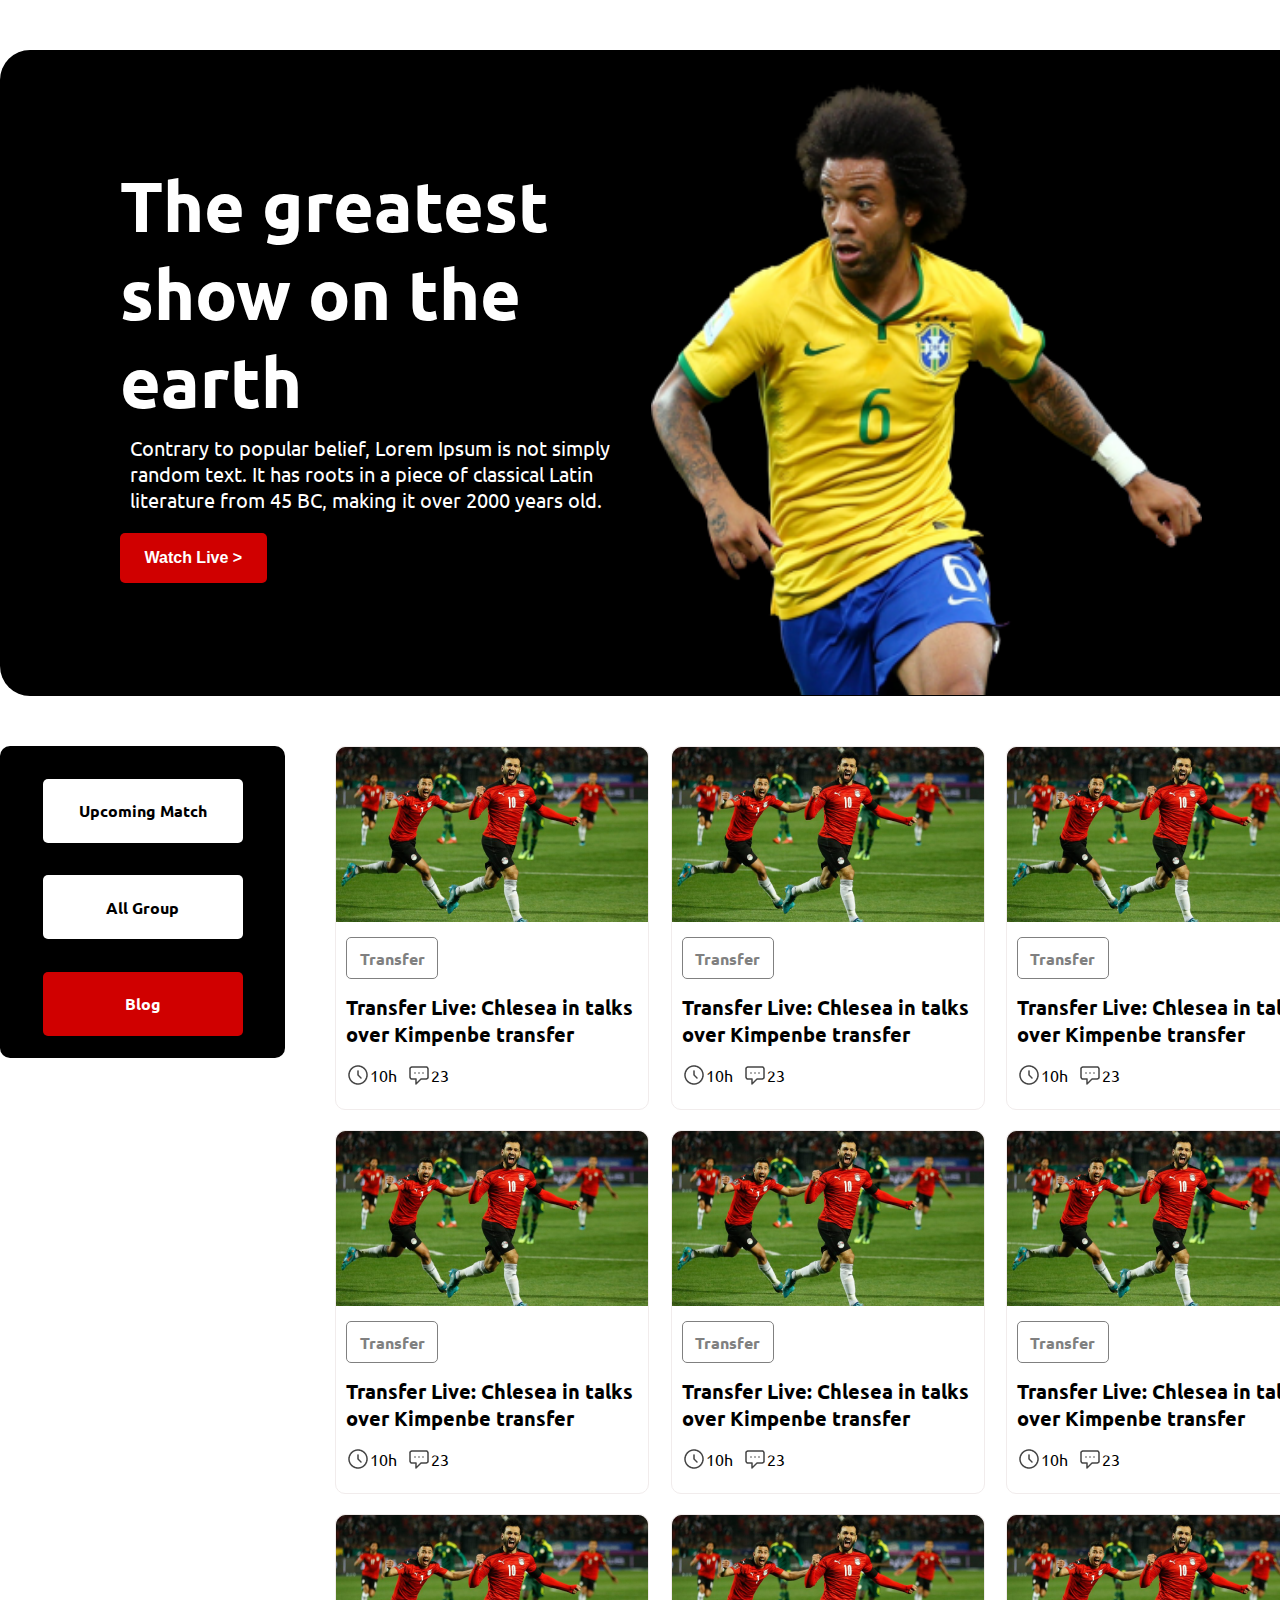
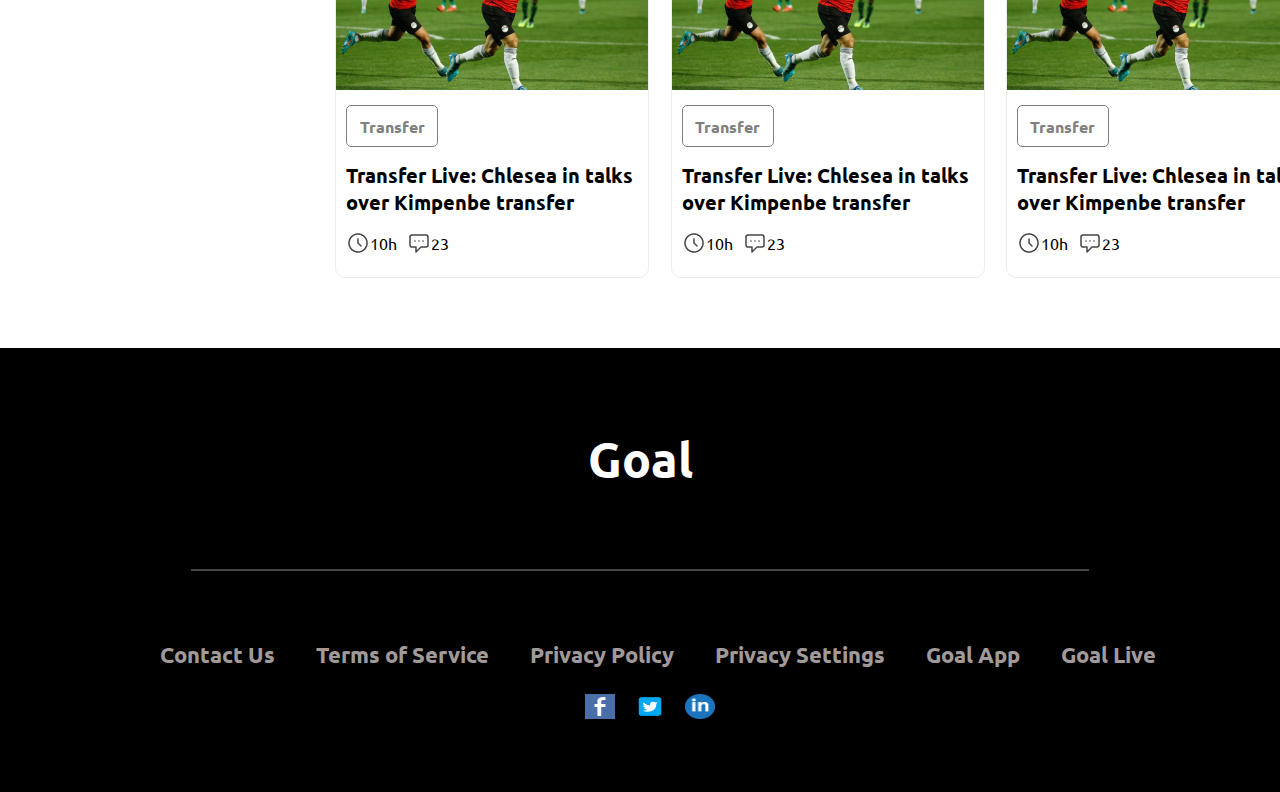
<file: index.html>
<!DOCTYPE html>
<html lang="en">
  <head>
    <meta charset="UTF-8" />
    <meta http-equiv="X-UA-Compatible" content="IE=edge" />
    <metaS name="viewport" content="width=device-width, initial-scale=1.0" />
    <!-- Font -->
    <link
      href="https://fonts.googleapis.com/css2?family=Lobster+Two&family=Ubuntu:ital,wght@0,300;0,400;0,500;1,300&display=swap"
      rel="stylesheet"
    />
    <!-- stylesheet -->
    <link rel="stylesheet" href="style.css" />
    <title>World cup</title>
  </head>
  <body>
    <!-- Header -->
    <header>
      <div class="header__container">
        <div class="header__text">
          <h1>The greatest show on the earth</h1>
          <p>
            Contrary to popular belief, Lorem Ipsum is not simply random text.
            It has roots in a piece of classical Latin literature from 45 BC,
            making it over 2000 years old.
          </p>
          <button class="header__button">Watch Live ></button>
        </div>
        <div class="header__img">
          <img class="header__img" src="assets/Banner Image.png" alt="player" />
        </div>
      </div>
    </header>
    <main>
      <!-- Nav -->
      <nav class="nav__container">
        <a href="upcoming__match.html" class="nav__match">Upcoming Match</a>
        <a href="" class="nav__group">All Group</a>
        <a href="" class="nav__blog">Blog</a>
      </nav>
      <nav></nav>
      <!-- Section -->
      <section>
        <div class="section__card">
          <img src="assets/Blog Image.png" alt="Blog image" />
          <a href="" class="transfer">Transfer</a>
          <p>Transfer Live: Chlesea in talks over Kimpenbe transfer</p>
          <div class="section__icon">
            <img src="assets/Time Icon.png" alt="Time icon" />
            <span>10h</span>
            <img src="assets/Chat Icon.png" alt="Chat icon" />
            <span>23</span>
          </div>
        </div>
        <div class="section__card">
          <img src="assets/Blog Image.png" alt="Blog image" />
          <a href="" class="transfer">Transfer</a>
          <p>Transfer Live: Chlesea in talks over Kimpenbe transfer</p>
          <div class="section__icon">
            <img src="assets/Time Icon.png" alt="" />
            <span>10h</span>
            <img src="assets/Chat Icon.png" alt="" />
            <span>23</span>
          </div>
        </div>
        <div class="section__card">
          <img src="assets/Blog Image.png" alt="Blog image" />
          <a href="" class="transfer">Transfer</a>
          <p>Transfer Live: Chlesea in talks over Kimpenbe transfer</p>
          <div class="section__icon">
            <img src="assets/Time Icon.png" alt="" />
            <span>10h</span>
            <img src="assets/Chat Icon.png" alt="" />
            <span>23</span>
          </div>
        </div>
        <div class="section__card">
          <img src="assets/Blog Image.png" alt="Blog image" />
          <a href="" class="transfer">Transfer</a>
          <p>Transfer Live: Chlesea in talks over Kimpenbe transfer</p>
          <div class="section__icon">
            <img src="assets/Time Icon.png" alt="" />
            <span>10h</span>
            <img src="assets/Chat Icon.png" alt="" />
            <span>23</span>
          </div>
        </div>
        <div class="section__card">
          <img src="assets/Blog Image.png" alt="Blog image" />
          <a href="" class="transfer">Transfer</a>
          <p>Transfer Live: Chlesea in talks over Kimpenbe transfer</p>
          <div class="section__icon">
            <img src="assets/Time Icon.png" alt="" />
            <span>10h</span>
            <img src="assets/Chat Icon.png" alt="" />
            <span>23</span>
          </div>
        </div>
        <div class="section__card">
          <img src="assets/Blog Image.png" alt="Blog image" />
          <a href="" class="transfer">Transfer</a>
          <p>Transfer Live: Chlesea in talks over Kimpenbe transfer</p>
          <div class="section__icon">
            <img src="assets/Time Icon.png" alt="" />
            <span>10h</span>
            <img src="assets/Chat Icon.png" alt="" />
            <span>23</span>
          </div>
        </div>
        <div class="section__card">
          <img src="assets/Blog Image.png" alt="Blog image" />
          <a href="" class="transfer">Transfer</a>
          <p>Transfer Live: Chlesea in talks over Kimpenbe transfer</p>
          <div class="section__icon">
            <img src="assets/Time Icon.png" alt="" />
            <span>10h</span>
            <img src="assets/Chat Icon.png" alt="" />
            <span>23</span>
          </div>
        </div>
        <div class="section__card">
          <img src="assets/Blog Image.png" alt="Blog image" />
          <a href="" class="transfer">Transfer</a>
          <p>Transfer Live: Chlesea in talks over Kimpenbe transfer</p>
          <div class="section__icon">
            <img src="assets/Time Icon.png" alt="" />
            <span>10h</span>
            <img src="assets/Chat Icon.png" alt="" />
            <span>23</span>
          </div>
        </div>
        <div class="section__card">
          <img src="assets/Blog Image.png" alt="Blog image" />
          <a href="" class="transfer">Transfer</a>
          <p>Transfer Live: Chlesea in talks over Kimpenbe transfer</p>
          <div class="section__icon">
            <img src="assets/Time Icon.png" alt="" />
            <span>10h</span>
            <img src="assets/Chat Icon.png" alt="" />
            <span>23</span>
          </div>
        </div>
      </section>
      <div class="view__all">
        <button>View all</button>
      </div>
    </main>
    <!-- Footer -->
    <footer>
      <h1>Goal</h1>
      <hr />
      <div class="footer__info">
        <span>Contact Us</span>
        <span>Terms of Service</span>
        <span>Privacy Policy</span>
        <span>Privacy Settings</span>
        <span>Goal App</span>
        <span>Goal Live</span>
      </div>
      <div class="social__icon">
       <img src="assets/Facebook-icon-1.png" alt="Facebook">
       <img src="assets/twitter.jpg" alt="twitter">
       <img src="assets/linkedin.png" alt="linkedin">
      </div>
    </footer>
  </body>
</html>
</file>
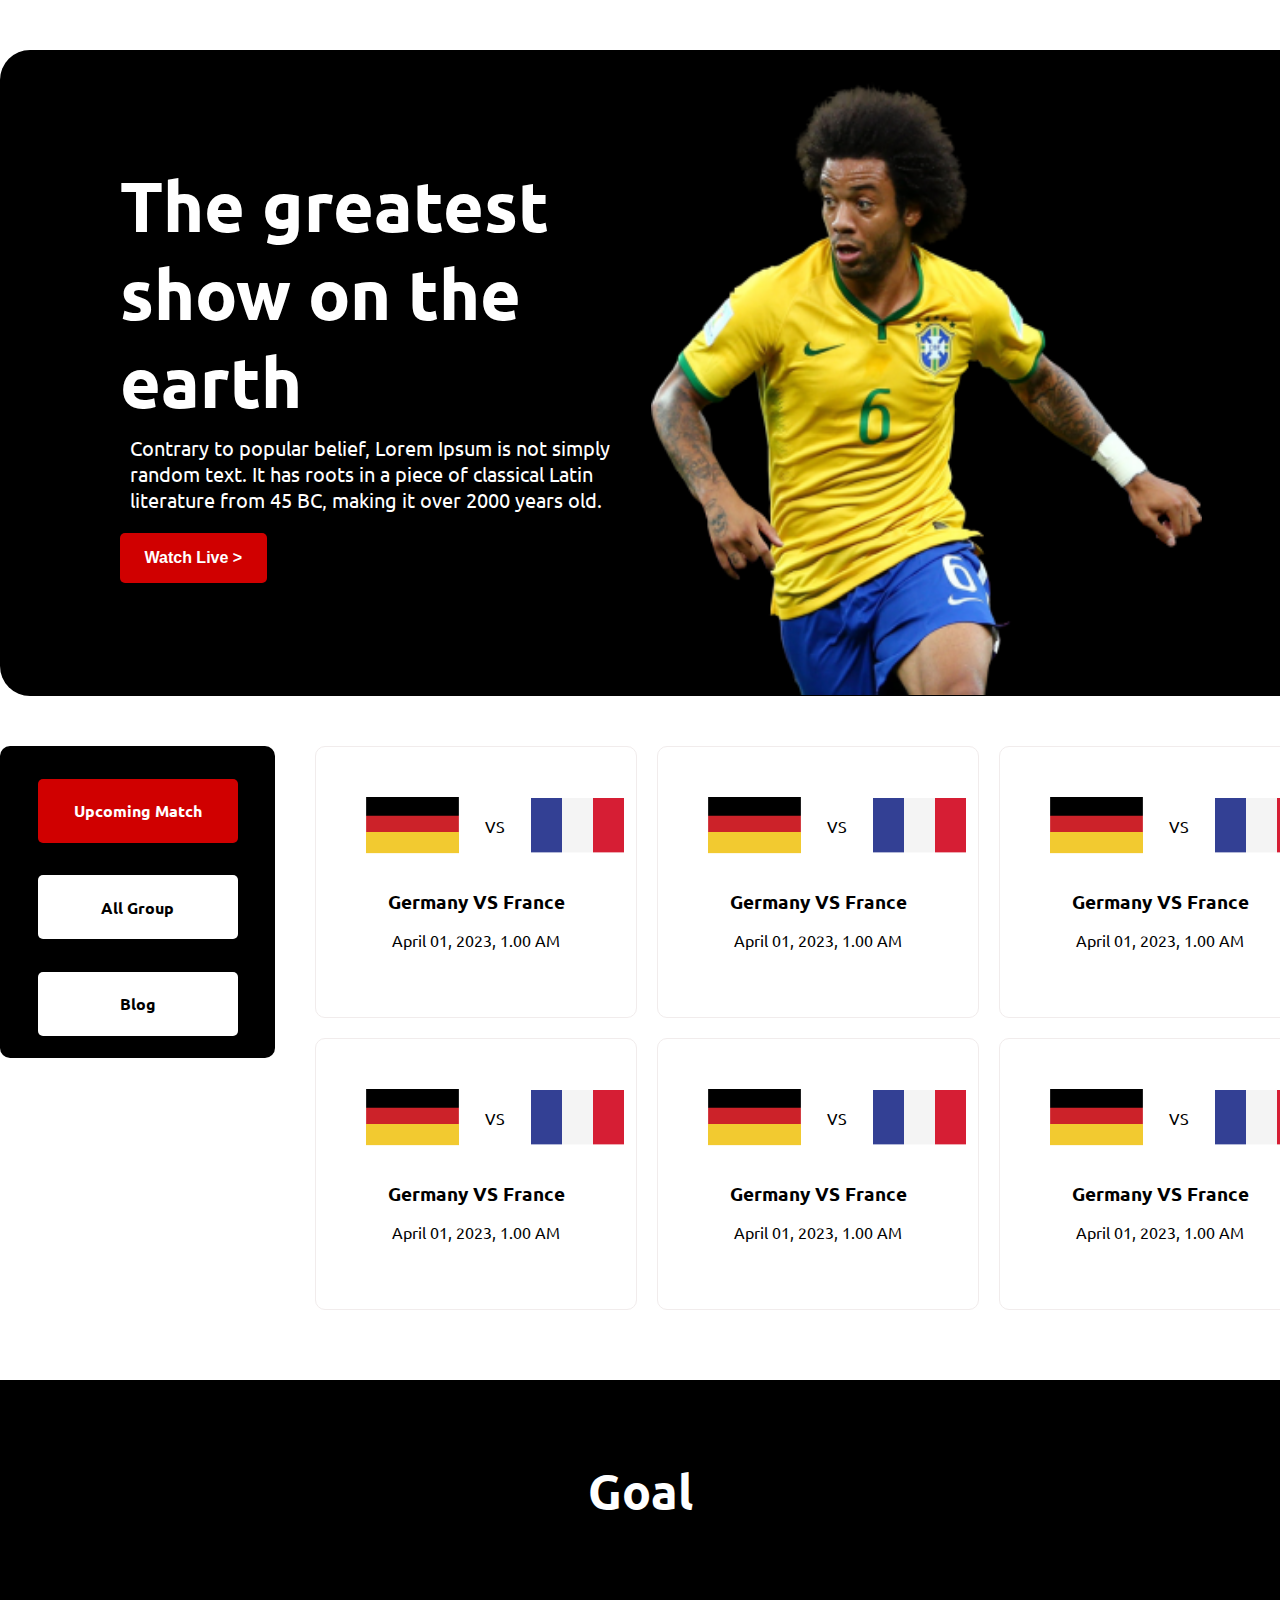
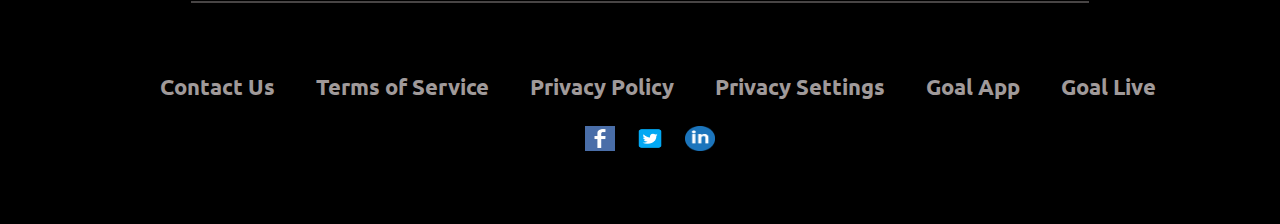
<file: upcoming__match.html>
<!DOCTYPE html>
<html lang="en">
  <head>
    <meta charset="UTF-8" />
    <meta http-equiv="X-UA-Compatible" content="IE=edge" />
    <metaS name="viewport" content="width=device-width, initial-scale=1.0" />
    <link
      href="https://fonts.googleapis.com/css2?family=Lobster+Two&family=Ubuntu:ital,wght@0,300;0,400;0,500;1,300&display=swap"
      rel="stylesheet"
    />
    <!-- Font -->
    <link
      href="https://fonts.googleapis.com/css2?family=Lobster+Two&family=Ubuntu:ital,wght@0,300;0,400;0,500;1,300&display=swap"
      rel="stylesheet"
    />
    <!-- stylesheet -->
    <link rel="stylesheet" href="style2.css" />
    <title>World cup</title>
  </head>
  <body>
    <!-- Header -->
    <header>
      <div class="header__container">
        <div class="header__text">
          <h1>The greatest show on the earth</h1>
          <p>
            Contrary to popular belief, Lorem Ipsum is not simply random text.
            It has roots in a piece of classical Latin literature from 45 BC,
            making it over 2000 years old.
          </p>
          <button class="header__button">Watch Live ></button>
        </div>
        <div class="header__img">
          <img class="header__img" src="assets/Banner Image.png" alt="player" />
        </div>
      </div>
    </header>
    <main>
      <!-- Nav -->
      <nav class="nav__container">
        <a href="" class="nav__match">Upcoming Match</a>
        <a href="" class="nav__group">All Group</a>
        <a href="index.html" class="nav__blog">Blog</a>
      </nav>
      <nav></nav>
      <!-- Section -->
      <section>
        <div class="match__card">
          <div class="flag">
            <img src="assets/germany Flag.png" alt="Germany Flag" />
            <span>VS</span>
            <img src="assets/Flag.png" alt="France Flge" />
          </div>
          <div class="match__text">
            <h3>Germany VS France</h3>
            <p>April 01, 2023, 1.00 AM</p>
          </div>
        </div>
        <div class="match__card">
          <div class="flag">
            <img src="assets/germany Flag.png" alt="Germany Flag" />
            <span>VS</span>
            <img src="assets/Flag.png" alt="France Flge" />
          </div>
          <div class="match__text">
            <h3>Germany VS France</h3>
            <p>April 01, 2023, 1.00 AM</p>
          </div>
        </div>
        <div class="match__card">
          <div class="flag">
            <img src="assets/germany Flag.png" alt="Germany Flag" />
            <span>VS</span>
            <img src="assets/Flag.png" alt="France Flge" />
          </div>
          <div class="match__text">
            <h3>Germany VS France</h3>
            <p>April 01, 2023, 1.00 AM</p>
          </div>
        </div>
        <div class="match__card">
          <div class="flag">
            <img src="assets/germany Flag.png" alt="Germany Flag" />
            <span>VS</span>
            <img src="assets/Flag.png" alt="France Flge" />
          </div>
          <div class="match__text">
            <h3>Germany VS France</h3>
            <p>April 01, 2023, 1.00 AM</p>
          </div>
        </div>
        <div class="match__card">
          <div class="flag">
            <img src="assets/germany Flag.png" alt="Germany Flag" />
            <span>VS</span>
            <img src="assets/Flag.png" alt="France Flge" />
          </div>
          <div class="match__text">
            <h3>Germany VS France</h3>
            <p>April 01, 2023, 1.00 AM</p>
          </div>
        </div>
        <div class="match__card">
          <div class="flag">
            <img src="assets/germany Flag.png" alt="Germany Flag" />
            <span>VS</span>
            <img src="assets/Flag.png" alt="France Flge" />
          </div>
          <div class="match__text">
            <h3>Germany VS France</h3>
            <p>April 01, 2023, 1.00 AM</p>
          </div>
        </div>
      </section>
    </main>
    <!-- Footer -->
    <footer>
      <h1>Goal</h1>
      <hr />
      <div class="footer__info">
        <span>Contact Us</span>
        <span>Terms of Service</span>
        <span>Privacy Policy</span>
        <span>Privacy Settings</span>
        <span>Goal App</span>
        <span>Goal Live</span>
      </div>
      <div class="social__icon">
        <img src="assets/Facebook-icon-1.png" alt="Facebook" />
        <img src="assets/twitter.jpg" alt="twitter" />
        <img src="assets/linkedin.png" alt="linkedin" />
      </div>
    </footer>
  </body>
</html>
</file>
<file: style.css>
* {
  margin: 0;
}
body {
  font-family: "Ubuntu", sans-serif;
}
/* --------
Header styles
------------- */
 header {
  width: 100%;
}
.header__container {
  background-color: black;
  width: 1321px;
  height: 646px;
  margin: 50px auto;
  border-radius: 30px;
  display: flex;
  justify-content: center;
  align-items: center;
}
.header__text {
  color: white;
  width: 531px;
  height: 424px;
}
.header__text h1 {
  font-size: 70px;
  font-weight: 700;
}
.header__text p {
  font-size: 20px;
  margin: 10px;
}
.header__button {
  background-color: #d00000;
  color: white;
  padding: 16px 25px;
  border-radius: 5px;
  border: none;
  margin-top: 10px;
  font-size: 16px;
  font-weight: bold;
}
.header__button:hover{
  background-color: orange;
  cursor: pointer;
}
.header__img {
  margin-top: 10px;
  width: 551px;
  height: 613px;
} 
/*---------------------
 Styles in main and nav
 ----------------------*/
  main {
  display: flex;
  width: 1321px;
  margin: 50px auto 50px;
}
.nav__container {
  width: 312px;
  height: 312px;
  background-color: black;
  color: white;
  display: flex;
  flex-direction: column;
  justify-content: space-evenly;
  align-items: center;
  border-radius: 10px;
} 

 .nav__container a {
  width: 200px;
  height: 64px;
  display: flex;
  justify-content: center;
  align-items: center;
  margin-top: 10px;
  border-radius: 5px;
  text-decoration: none;
  font-weight: 700;
}
.nav__match,
.nav__group {
  background-color: white;
  color: black;
}
.nav__blog {
  background-color: #d00000;
  color: white;
} 
/* ------------------------
styles in section 
---------------------------*/
 section {
  width: 1100px;
  display: grid;
  grid-template-columns: repeat(3, 1fr);
  margin-left: 30px;
}
.section__card {
  display: flex;
  flex-direction: column;
  width: 312px;
  height: 362px;
  margin-bottom: 20px;
  margin-left: 20px;
  border: 1px solid rgb(241, 236, 236);
  border-radius: 10px;
}
.section__card > p {
  margin: 15px 10px;
  font-weight: bold;
  font-size: 20px;
} 
.transfer {
  width: 90px;
  height: 40px;
  text-decoration: none;
  font-weight: bold;
  color: grey;
  border: 1px solid grey;
  border-radius: 5px;
  display: flex;
  justify-content: center;
  align-items: center;
  margin-top: 15px;
  margin-left: 10px;
}
.section__icon {
  display: flex;
  align-items: center;
}
.section__icon > img {
  margin-left: 10px;
} 

/*------
Footer 
-------*/
 footer {
  width: 100%;
  height: 444px;
  background-color: black;
  color: white;
}
footer > h1 {
  font-size: 48px;
  text-align: center;
  padding: 80px;
}
footer > hr {
  border: 1px solid rgb(72, 69, 69);
  width: 70%;
  margin: auto;
} 
.footer__info {
  margin-top: 70px;
  text-align: center;
  font-weight: bold;
  color: rgb(160, 154, 154);
  font-size: 22px;
}
.footer__info > span {
  margin-left: 36px;
}
.view__all {
  display: none;
} 
.social__icon>img{
  width: 30px;
  height: 25px;
  margin-left: 20px;
}
.social__icon{
  margin-top: 25px;
  display: flex;
  justify-content: center;
  align-items: center;
}
/* -----------------------
Responsive css tablet 
------------------------*/
@media screen and (min-width: 577px) and (max-width: 992px) {
  .header__container {
    width: 100%;
    background-color: black;
    height: 646px;
    margin: 50px auto;
    border-radius: 30px;
    display: flex;
    justify-content: center;
    align-items: center;
    margin: 50px 50px 10px;
  }
  .header__text {
    color: white;
    width: 316px;
    height: 276px;
    margin-bottom: 170px;
    margin-right: 25px;
  }
  .header__text h1 {
    font-size: 60px;
    font-weight: 700;
  }
  .header__text p {
    font-size: 15px;
    margin: 7px;
  }
  .header__button {
    background-color: #d00000;
    color: white;
    padding: 16px 25px;
    border-radius: 5px;
    border: none;
    margin-top: 10px;
    font-size: 16px;
    font-weight: bold;
  }
  .header__img {
    margin-top: 10px;
    width: 551px;
    height: 613px;
  }
  main {
    width: 100%;
    display: flex;
    flex-direction: column;
    margin: 50px 50px;
  }
  .nav__container {
    width: 100%;
    background-color: white;
    color: white;
    display: flex;
    flex-direction: row;
    justify-content: space-between;
    align-items: center;
    border-radius: 10px;
    margin: 10px auto;
  }
  .nav__container a {
    width: 230px;
    height: 64px;
    display: flex;
    justify-content: center;
    align-items: center;
    margin: 10px;
    border-radius: 5px;
    text-decoration: none;
    font-weight: 700;
  }
  .nav__match,
  .nav__group {
    background-color: white;
    color: black;
    border: 1px solid black;
  }
  .nav__blog {
    background-color: #d00000;
    color: white;
  }
  section {
    width: 100%;
    display: grid;
    grid-template-columns: repeat(2, 1fr);
    justify-items: center;
    margin: 10px auto;
  }
  .section__card {
    display: flex;
    flex-direction: column;
    width: 470px;
    height: 514px;
    margin-bottom: 10px;
    margin-left: 10px;
    border: 1px solid rgb(241, 236, 236);
    border-radius: 10px;
  }
  .section__card > p {
    margin: 15px 10px;
    font-weight: bold;
    font-size: 20px;
  }
  .transfer {
    width: 90px;
    height: 40px;
    text-decoration: none;
    font-weight: bold;
    color: grey;
    border: 1px solid grey;
    border-radius: 5px;
    display: flex;
    justify-content: center;
    align-items: center;
    margin-top: 15px;
    margin-left: 10px;
  }
  .section__icon {
    display: flex;
    align-items: center;
  }
  .section__icon > img {
    margin-left: 10px;
  }
  footer {
    width: 100%;
    height: 444px;
    background-color: black;
    color: white;
    margin: 10px 50px;
  }
  footer > h1 {
    font-size: 48px;
    text-align: center;
    padding: 80px;
  }
  .footer__info {
    margin-top: 70px;
    text-align: center;
    font-weight: bold;
    color: rgb(160, 154, 154);
    font-size: 30px;
    display: flex;
    flex-wrap: wrap;
    justify-content: center;
    align-items: center;
  }
  .view__all {
    display: flex;
    justify-content: center;
    align-items: center;
  }
  .view__all > button {
    background-color: #d00000;
    color: white;
    padding: 16px 25px;
    border-radius: 5px;
    border: none;
    font-size: 16px;
    font-weight: bold;
  }
} 

/* -----------------------
Responsive css Mobiles
------------------------*/
@media screen and (max-width: 576px) {
  .header__container {
    width: 100%;
    background-color: black;
    height: 492px;
    margin: 50px auto;
    border-radius: 30px;
    display: flex;
    flex-direction: column;
    justify-content: center;
    align-items: center;
    text-align: center;
  }
  .header__text {
    color: white;
    width: 258px;
    height: 220px;
    display: flex;
    flex-direction: column;
    justify-content: center;
    align-items: center;
  }
  .header__text h1 {
    font-size: 32px;
    font-weight: 700;
  }
  .header__text p {
    font-size: 15px;
    margin-top: 10px;
    overflow: hidden;
    text-overflow: ellipsis;
  }
  .header__img {
    margin-top: 10px;
    width: 240px;
    height: 245px;
  }
  .header__button {
    background-color: #d00000;
    color: white;
    padding: 16px 25px;
    border-radius: 5px;
    border: none;
    margin-top: 10px;
    font-size: 16px;
    font-weight: bold;
  }
  main {
    width: 100%;
    display: flex;
    flex-direction: column;
    margin: 50px auto 50px;
  }
  .nav__container {
    width: 100%;
    background-color: white;
    color: white;
    display: flex;
    flex-direction: column;
    justify-content: space-between;
    align-items: center;
    border-radius: 10px;
  }
  .nav__container a {
    width: 230px;
    height: 64px;
    display: flex;
    justify-content: center;
    align-items: center;
    margin-top: 10px;
    border-radius: 10px;
    text-decoration: none;
    font-weight: 700;
    margin: 10px;
  }
  .nav__match {
    padding: 10px;
  }
  .nav__match,
  .nav__group {
    background-color: white;
    color: black;
    border: 1px solid black;
  }
  .nav__blog {
    background-color: #d00000;
    color: white;
  }
  section {
    /* margin: 100%; */
    width: 100%;
    display: grid;
    grid-template-columns: repeat(1, 1fr);
    justify-items: center;
    margin: 10px;
  }
  .section__card {
    display: flex;
    flex-direction: column;
    width: 475px;
    height: 450px;
    margin-bottom: 20px;
    margin-left: 10px;
    border: 1px solid rgb(203, 198, 198);
    border-radius: 10px;
  }
  .section__card > p {
    margin: 15px 10px;
    font-weight: bold;
    font-size: 30px;
  }
  .transfer {
    width: 140px;
    height: 90px;
    text-decoration: none;
    font-weight: bold;
    color: grey;
    border: 1px solid grey;
    border-radius: 5px;
    display: flex;
    justify-content: center;
    align-items: center;
    margin-top: 15px;
    margin-left: 10px;
  }
  .section__icon {
    display: flex;
    align-items: center;
  }
  .section__icon > img {
    margin-left: 15px;
    width: 30px;
  }
  .section__icon > span {
    font-size: 30px;
  }
  .view__all {
    display: none;
  }
  footer {
    width: 100%;
    height: 444px;
    background-color: black;
    color: white;
  }
  footer > h1 {
    font-size: 48px;
    text-align: center;
    padding-top: 50px;
  }
  footer > hr {
    border: 1px solid rgb(72, 69, 69);
    width: 70%;
    margin-top: 10px;
  }
  .footer__info {
    margin-top: 20px;
    text-align: center;
    font-weight: bold;
    color: rgb(160, 154, 154);
    font-size: 22px;
    display: flex;
    flex-direction: column;
    justify-content: center;
    align-items: center;
  }
  .footer__info > span {
    margin-bottom: 10px;
  }
}
</file>
<file: style2.css>
* {
  margin: 0;
}
body {
  font-family: "Ubuntu", sans-serif;
}
/* --------
Header styles
------------- */
 header {
  width: 100%;
}
.header__container {
  background-color: black;
  width: 1321px;
  height: 646px;
  margin: 50px auto;
  border-radius: 30px;
  display: flex;
  justify-content: center;
  align-items: center;
}
.header__text {
  color: white;
  width: 531px;
  height: 424px;
}
.header__text h1 {
  font-size: 70px;
  font-weight: 700;
}
.header__text p {
  font-size: 20px;
  margin: 10px;
}
.header__button {
  background-color: #d00000;
  color: white;
  padding: 16px 25px;
  border-radius: 5px;
  border: none;
  margin-top: 10px;
  font-size: 16px;
  font-weight: bold;
}
.header__img {
  margin-top: 10px;
  width: 551px;
  height: 613px;
} 
/*---------------------
 Styles in main and nav
 ----------------------*/
  main {
  display: flex;
  width: 1321px;
  margin: 50px auto 50px;
}
.nav__container {
  width: 312px;
  height: 312px;
  background-color: black;
  color: white;
  display: flex;
  flex-direction: column;
  justify-content: space-evenly;
  align-items: center;
  border-radius: 10px;
} 

 .nav__container a {
  width: 200px;
  height: 64px;
  display: flex;
  justify-content: center;
  align-items: center;
  margin-top: 10px;
  border-radius: 5px;
  text-decoration: none;
  font-weight: 700;
}

.nav__blog,
.nav__group {
  background-color: white;
  color: black;
}
.nav__match {
  background-color: #d00000;
  color: white;
} 
/* ------------------------
styles in section 
---------------------------*/
 section {
  width: 1100px;
  display: grid;
  grid-template-columns: repeat(3, 1fr);
  margin-left: 20px;
}
.match__card{
  display: flex;
  flex-direction: column;
  width: 220px;
  height: 170px;
  margin-bottom: 20px;
  margin-left: 20px;
  border: 1px solid rgb(241, 236, 236);
  border-radius: 10px;
  padding: 50px;
}
.flag{
  display: flex;
  justify-content: space-between;
  align-items: center;
}
.flag>span{
  margin: 0px 25px;
}
.match__text{
  text-align: center;
  margin-top: 35px;
}
.match__text>p{
  margin-top: 15px;
}
/*------
Footer 
-------*/
 footer {
  width: 100%;
  height: 444px;
  background-color: black;
  color: white;
}
footer > h1 {
  font-size: 48px;
  text-align: center;
  padding: 80px;
}
footer > hr {
  border: 1px solid rgb(72, 69, 69);
  width: 70%;
  margin: auto;
} 
.footer__info {
  margin-top: 70px;
  text-align: center;
  font-weight: bold;
  color: rgb(160, 154, 154);
  font-size: 22px;
}
.footer__info > span {
  margin-left: 36px;
}
.view__all {
  display: none;
} 
.social__icon>img{
  width: 30px;
  height: 25px;
  margin-left: 20px;
}
.social__icon{
  margin-top: 25px;
  display: flex;
  justify-content: center;
  align-items: center;
}

@media screen and (min-width: 577px) and (max-width: 992px) {
  .header__container {
    width: 100%;
    background-color: black;
    height: 646px;
    margin: 50px auto;
    border-radius: 30px;
    display: flex;
    justify-content: center;
    align-items: center;
    margin: 50px 50px 10px;
  }
  .header__text {
    color: white;
    width: 316px;
    height: 276px;
    margin-bottom: 170px;
    margin-right: 25px;
  }
  .header__text h1 {
    font-size: 60px;
    font-weight: 700;
  }
  .header__text p {
    font-size: 15px;
    margin: 7px;
  }
  .header__button {
    background-color: #d00000;
    color: white;
    padding: 16px 25px;
    border-radius: 5px;
    border: none;
    margin-top: 10px;
    font-size: 16px;
    font-weight: bold;
  }
  .header__button:hover{
    background-color: orange;
    cursor: pointer;
  }
  .header__img {
    margin-top: 10px;
    width: 551px;
    height: 613px;
  }
  main {
    width: 100%;
    display: flex;
    flex-direction: column;
    margin: 50px 50px;
  }
  .nav__container {
    width: 100%;
    background-color: white;
    color: white;
    display: flex;
    flex-direction: row;
    justify-content: space-between;
    align-items: center;
    border-radius: 10px;
    margin: 10px auto;
  }
  .nav__container a {
    width: 230px;
    height: 64px;
    display: flex;
    justify-content: center;
    align-items: center;
    margin: 10px;
    border-radius: 5px;
    text-decoration: none;
    font-weight: 700;
  }
  .nav__match,
  .nav__group {
    background-color: white;
    color: black;
    border: 1px solid black;
  }
  .nav__blog {
    background-color: #d00000;
    color: white;
  }
  section {
    width: 100%;
    display: grid;
    grid-template-columns: repeat(2, 1fr);
    justify-items: center;
    margin: 10px auto;
  }
  .match__card{
    display: flex;
    flex-direction: column;
    width: 300px;
    height: 175px;
    margin-bottom: 10px;
    margin-left: 10px;
    border: 1px solid rgb(241, 236, 236);
    border-radius: 10px;
  }
 
  footer {
    width: 100%;
    height: 444px;
    background-color: black;
    color: white;
    margin: 10px 50px;
  }
  footer > h1 {
    font-size: 48px;
    text-align: center;
    padding: 80px;
  }
  .footer__info {
    margin-top: 70px;
    text-align: center;
    font-weight: bold;
    color: rgb(160, 154, 154);
    font-size: 30px;
    display: flex;
    flex-wrap: wrap;
    justify-content: center;
    align-items: center;
  }
  .view__all {
    display: flex;
    justify-content: center;
    align-items: center;
  }
  .view__all > button {
    background-color: #d00000;
    color: white;
    padding: 16px 25px;
    border-radius: 5px;
    border: none;
    font-size: 16px;
    font-weight: bold;
  }
} 
/* -----------------------
Responsive css Mobiles
------------------------*/
@media screen and (max-width: 576px) {
  .header__container {
    width: 100%;
    background-color: black;
    height: 492px;
    margin: 50px auto;
    border-radius: 30px;
    display: flex;
    flex-direction: column;
    justify-content: center;
    align-items: center;
    text-align: center;
  }
  .header__text {
    color: white;
    width: 258px;
    height: 220px;
    display: flex;
    flex-direction: column;
    justify-content: center;
    align-items: center;
  }
  .header__text h1 {
    font-size: 32px;
    font-weight: 700;
  }
  .header__text p {
    font-size: 15px;
    margin-top: 10px;
    overflow: hidden;
    text-overflow: ellipsis;
  }
  .header__img {
    margin-top: 10px;
    width: 240px;
    height: 245px;
  }
  .header__button {
    background-color: #d00000;
    color: white;
    padding: 16px 25px;
    border-radius: 5px;
    border: none;
    margin-top: 10px;
    font-size: 16px;
    font-weight: bold;
  }
  main {
    width: 100%;
    display: flex;
    flex-direction: column;
    margin: 50px auto 50px;
  }
  .nav__container {
    width: 100%;
    background-color: white;
    color: white;
    display: flex;
    flex-direction: column;
    justify-content: space-between;
    align-items: center;
    border-radius: 10px;
  }
  .nav__container a {
    width: 230px;
    height: 64px;
    display: flex;
    justify-content: center;
    align-items: center;
    margin-top: 10px;
    border-radius: 10px;
    text-decoration: none;
    font-weight: 700;
    margin: 10px;
  }
  .nav__match {
    padding: 10px;
  }
  .nav__match,
  .nav__group {
    background-color: white;
    color: black;
    border: 1px solid black;
  }
  .nav__blog {
    background-color: #d00000;
    color: white;
  }
  section {
    width: 100%;
    display: grid;
    grid-template-columns: repeat(1, 1fr);
    justify-items: center;
    margin: 10px;
  }
  .match__card {
    display: flex;
    flex-direction: column;
    width: 350px;
    height: 175px;
    margin-bottom: 20px;
    margin-left: 10px;
    border: 1px solid rgb(203, 198, 198);
    border-radius: 10px;
  }
  .view__all {
    display: none;
  }
  footer {
    width: 100%;
    height: 444px;
    background-color: black;
    color: white;
  }
  footer > h1 {
    font-size: 48px;
    text-align: center;
    padding-top: 50px;
  }
  footer > hr {
    border: 1px solid rgb(72, 69, 69);
    width: 70%;
    margin-top: 10px;
  }
  .footer__info {
    margin-top: 20px;
    text-align: center;
    font-weight: bold;
    color: rgb(160, 154, 154);
    font-size: 22px;
    display: flex;
    flex-direction: column;
    justify-content: center;
    align-items: center;
  }
  .footer__info > span {
    margin-bottom: 10px;
  }
}
</file>
